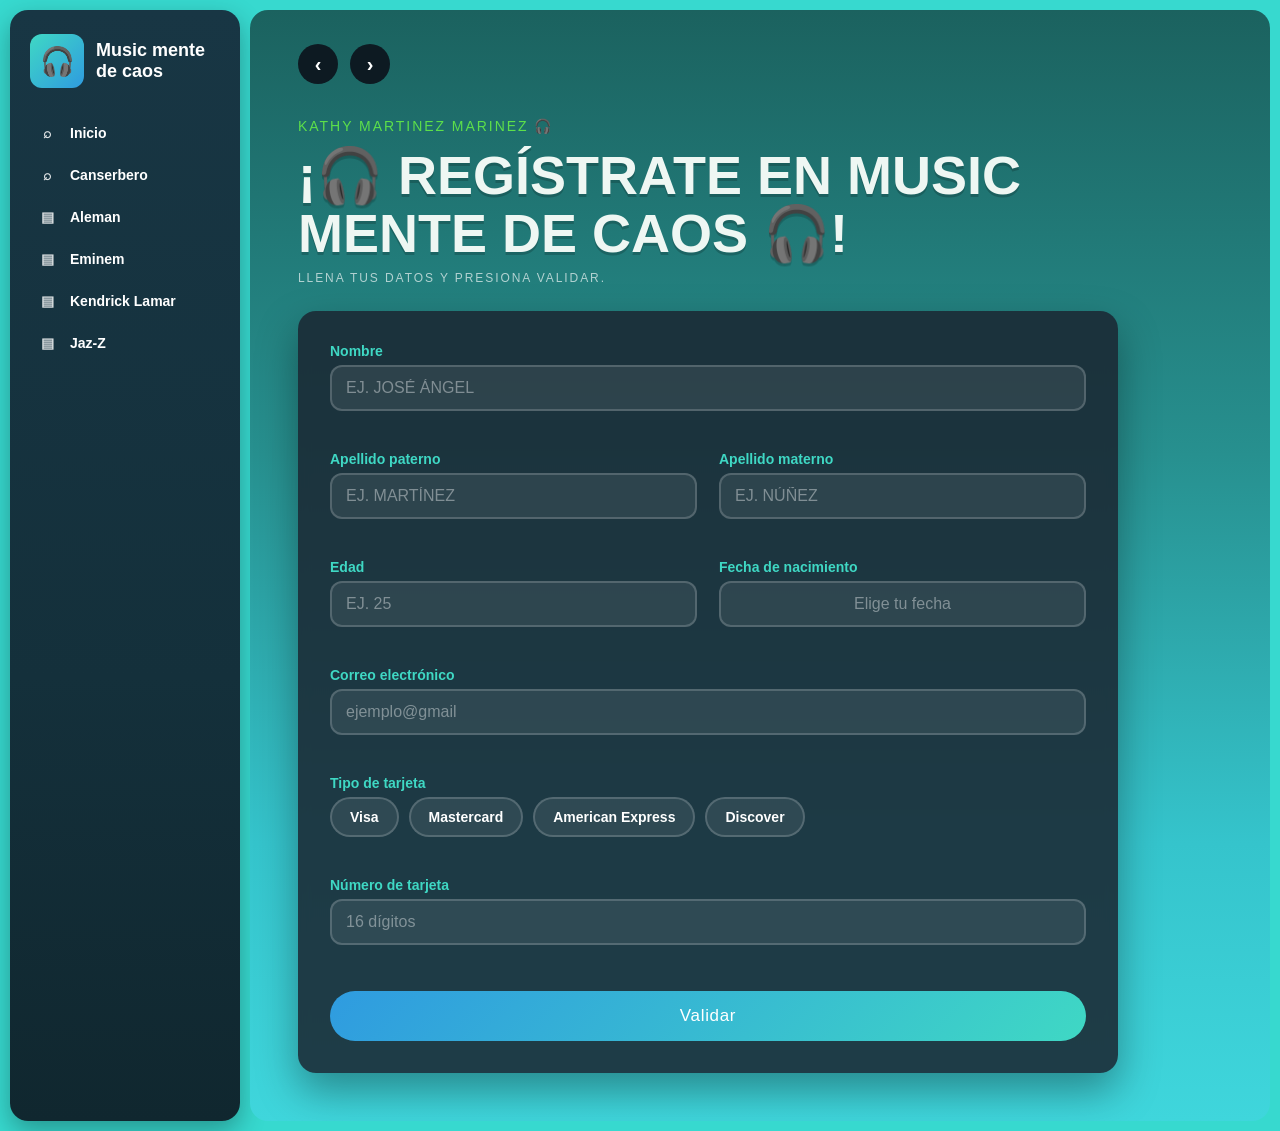
<file: formulario12.html>
<!DOCTYPE html>
<html lang="es">
<head>
<meta charset="UTF-8">
<meta name="viewport" content="width=device-width, initial-scale=1">
<title>Formulario - Music mente de caos</title>
<style>
  :root{
    --slate:#2a3a4b;
    --slate-dark:#1b2733;
    --aqua:#3fd8c4;
    --sky:#2f9be0;
    --lime:#5de04a;
    --cream:#fff7d6;
    --ok:#1fb86a;
    --bad:#e5383b;
    --text:#ffffff;
    --heading: "Arial Black","Segoe UI Black","Segoe UI",Arial,sans-serif;
    --body: "Segoe UI",Roboto,Arial,sans-serif;
  }
  *{box-sizing:border-box;margin:0}
  html,body{min-height:100%}
  body{
    font-family:var(--body);
    color:var(--text);
    background:#37d9cf;
    display:flex;
    min-height:100vh;
    padding:10px;
    gap:10px;
  }

  /* ---------- Barra lateral ---------- */
  .side{
    width:230px;flex-shrink:0;
    background:linear-gradient(180deg,#183644 0%,#14303b 60%,#10272f 100%);
    border-radius:18px;padding:24px 16px;
    display:flex;flex-direction:column;gap:26px;
    box-shadow:0 10px 26px rgba(0,0,0,.3);
  }
  .brand{display:flex;align-items:center;gap:12px;padding:0 4px}
  .brand .logo{
    width:54px;height:54px;border-radius:12px;flex-shrink:0;
    background:linear-gradient(135deg,var(--aqua),var(--sky));
    display:grid;place-items:center;font-size:28px;
  }
  .brand h2{font-family:var(--heading);font-size:18px;line-height:1.15;color:#fff}
  .side-title{font-family:var(--heading);font-size:19px;padding:0 6px;display:flex;gap:10px;align-items:center}
  .side nav{display:flex;flex-direction:column;gap:4px}
  .side nav a{
    display:flex;align-items:center;gap:14px;
    color:var(--text);text-decoration:none;font-weight:700;font-size:14px;
    padding:11px 12px;border-radius:10px;transition:background .2s,color .2s;
  }
  .side nav a .ico{width:18px;text-align:center;font-size:14px;opacity:.85}
  .side nav a:hover,.side nav a:focus-visible{background:rgba(0,0,0,.35);outline:none}

  /* ---------- Zona principal ---------- */
  .main{
    flex:1;
    border-radius:18px;
    padding:34px clamp(16px,4vw,48px) 48px;
    background:linear-gradient(180deg,#1b625f 0%,#27908f 40%,#35c4cc 75%,#3fd6dc 100%);
    overflow:hidden;
  }
  .navbtns{display:flex;gap:12px;margin-bottom:34px}
  .navbtns button{
    width:40px;height:40px;padding:0;border-radius:50%;
    background:#0d1a22;color:#fff;font-family:var(--body);font-size:20px;font-weight:700;letter-spacing:0;
    display:grid;place-items:center;
  }
  .byline{
    color:var(--lime);font-family:var(--heading);font-size:14px;letter-spacing:.14em;
    margin-bottom:12px;
  }
  .title{
    font-family:var(--heading);
    font-size:clamp(28px,5vw,54px);
    line-height:1.08;
    color:#eef7f3;
    text-shadow:0 3px 0 rgba(0,0,0,.18);
    margin-bottom:8px;
  }
  .subtitle{font-family:var(--heading);font-size:12px;letter-spacing:.16em;text-transform:uppercase;color:rgba(255,255,255,.65);margin-bottom:26px}

  /* ---------- Formulario ---------- */
  form{
    background:rgba(27,39,51,.88);
    backdrop-filter:blur(6px);
    border-radius:18px;
    padding:clamp(18px,3vw,32px);
    max-width:820px;
    display:grid;
    grid-template-columns:repeat(2,1fr);
    gap:18px 22px;
    box-shadow:0 18px 40px rgba(0,0,0,.35);
  }
  .field{display:flex;flex-direction:column;gap:6px}
  .field.full{grid-column:1/-1}
  label{font-weight:700;font-size:14px;color:var(--aqua)}
  input{
    font:inherit;color:var(--text);
    background:rgba(255,255,255,.08);
    border:2px solid rgba(255,255,255,.18);
    border-radius:12px;
    padding:12px 14px;
    outline:none;
    transition:border-color .2s, background .2s, box-shadow .2s;
    width:100%;
  }
  input::placeholder{color:rgba(255,255,255,.4)}
  input:focus{
    border-color:var(--aqua);
    background:rgba(255,255,255,.13);
    box-shadow:0 0 0 4px rgba(63,216,196,.22);
  }
  input[type="date"]{color-scheme:dark}
  .field.invalid input{border-color:var(--bad);box-shadow:0 0 0 4px rgba(229,56,59,.2)}
  .field.valid input{border-color:var(--ok)}
  .msg{font-size:13px;min-height:16px;color:#ff8a8c;font-weight:600}
  .hint{color:#ffd166}

  /* ---------- Selector de fecha (ruedas) ---------- */
  .field{position:relative}
  .date-btn{
    font-family:var(--body);font-size:16px;letter-spacing:0;font-weight:400;
    color:var(--text);text-align:center;width:100%;
    background:rgba(255,255,255,.08);
    border:2px solid rgba(255,255,255,.18);
    border-radius:12px;padding:12px 14px;
    transition:border-color .2s, background .2s, box-shadow .2s;
  }
  .date-btn:hover{filter:none;transform:none;background:rgba(255,255,255,.13)}
  .date-btn:active{transform:none}
  .date-btn:focus-visible,.date-btn[aria-expanded="true"]{
    outline:none;border-color:var(--aqua);box-shadow:0 0 0 4px rgba(63,216,196,.22);
  }
  .date-btn .ph{color:rgba(255,255,255,.4)}
  .field.invalid .date-btn{border-color:var(--bad);box-shadow:0 0 0 4px rgba(229,56,59,.2)}
  .field.valid .date-btn{border-color:var(--ok)}

  .picker{
    position:absolute;z-index:30;left:0;top:calc(100% + 10px);
    width:100%;min-width:290px;max-width:360px;
    background:#2e3133;color:#e8e8e0;
    border-radius:18px;box-shadow:0 18px 40px rgba(0,0,0,.5);
    overflow:hidden;
  }
  .picker[hidden]{display:none}
  .pk-head{padding:18px 20px 6px;font-size:19px;font-weight:600}
  .wheels{
    position:relative;display:grid;grid-template-columns:.8fr 1.4fr 1fr;
    height:220px;margin:6px 12px;
  }
  .wheels::before{
    content:"";position:absolute;left:0;right:0;top:50%;height:44px;margin-top:-22px;
    background:rgba(255,255,255,.12);border-radius:10px;pointer-events:none;
  }
  .wheel{
    height:220px;overflow-y:scroll;scroll-snap-type:y mandatory;
    padding:88px 0;scrollbar-width:none;position:relative;
    -webkit-mask-image:linear-gradient(transparent,#000 30%,#000 70%,transparent);
            mask-image:linear-gradient(transparent,#000 30%,#000 70%,transparent);
  }
  .wheel::-webkit-scrollbar{display:none}
  .wheel{overscroll-behavior:contain;touch-action:pan-y;cursor:grab}
  .wheel:focus-visible{outline:2px solid var(--aqua);outline-offset:-2px;border-radius:10px}
  .wheel-item{
    height:44px;line-height:44px;text-align:center;scroll-snap-align:center;
    font-size:19px;color:rgba(232,232,224,.55);cursor:pointer;user-select:none;
  }
  .wheel-item.on{color:#fff;font-size:22px}
  .arrows{display:grid;grid-template-columns:.8fr 1.4fr 1fr;margin:0 12px}
  .arrows:first-of-type{margin-top:6px}
  .arrow{
    font-family:var(--body);letter-spacing:0;font-size:16px;line-height:1;font-weight:400;
    background:none;border:0;border-radius:10px;color:#d9d9d4;padding:10px 0;
    touch-action:manipulation;user-select:none;
  }
  .arrow:hover{filter:none;transform:none;background:rgba(255,255,255,.1);color:#fff}
  .arrow:active{transform:none;background:rgba(63,216,196,.3)}
  .pk-foot{display:flex;justify-content:space-between;border-top:1px solid rgba(255,255,255,.12);margin-top:8px}
  .pk-link{
    font-family:var(--body);font-size:18px;letter-spacing:0;font-weight:500;
    background:none;border:0;border-radius:0;color:#d9d9d4;padding:14px 20px;
  }
  .pk-link:hover{filter:none;transform:none;background:rgba(255,255,255,.06)}
  .pk-link:active{transform:none}
  .pk-link.listo{color:#fff;font-weight:700}

  /* ---------- Opciones de tarjeta ---------- */
  .choices{display:flex;flex-wrap:wrap;gap:10px}
  .choices input{position:absolute;opacity:0;width:1px;height:1px;padding:0;border:0;pointer-events:none}
  .pill{
    display:inline-flex;align-items:center;gap:8px;cursor:pointer;
    padding:10px 18px;border-radius:999px;font-weight:700;font-size:14px;color:var(--text);
    background:rgba(255,255,255,.08);border:2px solid rgba(255,255,255,.18);
    transition:background .2s,border-color .2s,transform .15s;
  }
  .pill:hover{background:rgba(255,255,255,.14)}
  .choices input:checked + .pill{
    background:linear-gradient(135deg,var(--sky),var(--aqua));
    border-color:var(--cream);
    transform:translateY(-1px);
  }
  .choices input:focus-visible + .pill{outline:3px solid var(--cream);outline-offset:2px}
  .field.invalid .pill{border-color:var(--bad)}

  /* ---------- Botón ---------- */
  .actions{grid-column:1/-1;display:flex;flex-direction:column;gap:14px;margin-top:6px}
  button{
    font-family:var(--heading);font-size:17px;letter-spacing:.04em;
    color:#fff;border:0;border-radius:999px;padding:15px 20px;cursor:pointer;
    background:linear-gradient(135deg,var(--sky),var(--aqua));
    transition:transform .15s, filter .2s, background .25s;
  }
  button:hover{filter:brightness(1.08);transform:translateY(-1px)}
  button:active{transform:translateY(1px)}
  button:focus-visible{outline:3px solid var(--cream);outline-offset:3px}
  button.error{background:var(--bad);animation:shake .4s}
  button.success{background:var(--ok)}
  @keyframes shake{
    20%{transform:translateX(-7px)} 40%{transform:translateX(7px)}
    60%{transform:translateX(-5px)} 80%{transform:translateX(5px)}
  }
  .result{
    display:none;text-align:center;font-weight:800;font-size:18px;
    background:rgba(31,184,106,.18);border:2px solid var(--ok);
    color:#aef5cf;border-radius:14px;padding:14px;
  }
  .result.show{display:block}

  @media (max-width:820px){
    body{flex-direction:column}
    .side{width:100%;padding:16px;gap:14px}
    .side-title{display:none}
    .side nav{flex-direction:row;overflow-x:auto;scrollbar-width:none}
    .side nav::-webkit-scrollbar{display:none}
    .side nav a{white-space:nowrap;flex-shrink:0;padding:10px 14px}
  }
  @media (max-width:600px){
    form{grid-template-columns:1fr}
  }
  @media (prefers-reduced-motion:reduce){
    button.error{animation:none}
  }
</style>
</head>
<body>

<aside class="side">
  <div class="brand">
    <div class="logo">🎧</div>
    <h2>Music mente de caos</h2>
  </div>
  <nav aria-label="Menú principal">
    <a href="index.html"><span class="ico">⌕</span>Inicio</a>
    <a href="Canserbero.html"><span class="ico">⌕</span>Canserbero</a>
    <a href="Aleman.html"><span class="ico">▤</span>Aleman</a>
    <a href="Eminem.html"><span class="ico">▤</span>Eminem</a>
    <a href="Kendrick Lamar.html"><span class="ico">▤</span>Kendrick Lamar</a>
    <a href="Jaz-Z.html"><span class="ico">▤</span>Jaz-Z</a>
  </nav>
</aside>

<main class="main">
  <div class="navbtns">
    <button type="button" onclick="history.back()" aria-label="Regresar">‹</button>
    <button type="button" onclick="history.forward()" aria-label="Adelante">›</button>
  </div>

  <p class="byline">KATHY MARTINEZ MARINEZ 🎧</p>
  <h1 class="title">¡🎧 REGÍSTRATE EN MUSIC MENTE DE CAOS 🎧!</h1>
  <p class="subtitle">Llena tus datos y presiona Validar.</p>

  <form id="formulario" novalidate autocomplete="off">

    <div class="field full" data-campo="nombre">
      <label for="nombre">Nombre</label>
      <input id="nombre" type="text" maxlength="100" placeholder="EJ. JOSÉ ÁNGEL" data-tipo="letras">
      <span class="msg"></span>
    </div>

    <div class="field" data-campo="paterno">
      <label for="paterno">Apellido paterno</label>
      <input id="paterno" type="text" maxlength="100" placeholder="EJ. MARTÍNEZ" data-tipo="letras">
      <span class="msg"></span>
    </div>

    <div class="field" data-campo="materno">
      <label for="materno">Apellido materno</label>
      <input id="materno" type="text" maxlength="100" placeholder="EJ. NÚÑEZ" data-tipo="letras">
      <span class="msg"></span>
    </div>

    <div class="field" data-campo="edad">
      <label for="edad">Edad</label>
      <input id="edad" type="text" inputmode="numeric" maxlength="3" placeholder="EJ. 25" data-tipo="edad">
      <span class="msg"></span>
    </div>

    <div class="field" data-campo="nacimiento">
      <label for="nacimiento">Fecha de nacimiento</label>
      <input id="nacimiento" type="hidden">
      <button type="button" class="date-btn" id="nacBtn" aria-haspopup="dialog" aria-expanded="false">
        <span id="nacTexto" class="ph">Elige tu fecha</span>
      </button>
      <div class="picker" id="picker" role="dialog" aria-label="Elegir fecha de nacimiento" hidden>
        <div class="pk-head" id="pkHead"></div>
        <div class="arrows">
          <button type="button" class="arrow" data-w="d" data-dir="-1" aria-label="Subir día">▲</button>
          <button type="button" class="arrow" data-w="m" data-dir="-1" aria-label="Subir mes">▲</button>
          <button type="button" class="arrow" data-w="y" data-dir="-1" aria-label="Subir año">▲</button>
        </div>
        <div class="wheels">
          <div class="wheel" id="wDia" aria-label="Día"></div>
          <div class="wheel" id="wMes" aria-label="Mes"></div>
          <div class="wheel" id="wAnio" aria-label="Año"></div>
        </div>
        <div class="arrows">
          <button type="button" class="arrow" data-w="d" data-dir="1" aria-label="Bajar día">▼</button>
          <button type="button" class="arrow" data-w="m" data-dir="1" aria-label="Bajar mes">▼</button>
          <button type="button" class="arrow" data-w="y" data-dir="1" aria-label="Bajar año">▼</button>
        </div>
        <div class="pk-foot">
          <button type="button" class="pk-link" id="pkReset">Restablecer</button>
          <button type="button" class="pk-link listo" id="pkOk">Listo</button>
        </div>
      </div>
      <span class="msg"></span>
    </div>

    <div class="field full" data-campo="email">
      <label for="email">Correo electrónico</label>
      <input id="email" type="text" inputmode="email" maxlength="100" placeholder="ejemplo@gmail">
      <span class="msg"></span>
    </div>

    <div class="field full" data-campo="marca">
      <label>Tipo de tarjeta</label>
      <div class="choices">
        <input type="radio" name="marca" id="marca" value="visa"><label class="pill" for="marca">Visa</label>
        <input type="radio" name="marca" id="marcaMc" value="mastercard"><label class="pill" for="marcaMc">Mastercard</label>
        <input type="radio" name="marca" id="marcaAmex" value="amex"><label class="pill" for="marcaAmex">American Express</label>
        <input type="radio" name="marca" id="marcaDisc" value="discover"><label class="pill" for="marcaDisc">Discover</label>
      </div>
      <span class="msg"></span>
    </div>

    <div class="field full" data-campo="numTarjeta">
      <label for="numTarjeta">Número de tarjeta</label>
      <input id="numTarjeta" type="text" inputmode="numeric" maxlength="16" placeholder="16 dígitos" data-tipo="tarjeta">
      <span class="msg"></span>
    </div>

    <div class="actions">
      <button type="button" id="btnValidar">Validar</button>
      <div class="result" id="resultado" role="status" aria-live="polite">✅GRACIAS POR SUSCRIBIRTE A MUSIC MENTE DE CAOS DISFRUTA DE LA BUENA MUSICA </div>
    </div>
  </form>
</main>

<script>
  const btn = document.getElementById('btnValidar');
  const resultado = document.getElementById('resultado');

  // Reglas de limpieza mientras se escribe
  const limpiar = {
    // Letras (con acentos, ñ y ü) y espacios; todo en mayúsculas; máx. 100
    letras: v => v.toUpperCase().replace(/[^A-ZÁÉÍÓÚÜÑ ]/g, '').slice(0, 100),
    // Solo números, máx. 3
    edad: v => v.replace(/\D/g, '').slice(0, 3),
    // Solo números, máx. 16 (American Express: 15)
    tarjeta: v => v.replace(/\D/g, '').slice(0, maxTarjeta())
  };

  function maxTarjeta() {
    const m = document.querySelector('input[name="marca"]:checked');
    return m && m.value === 'amex' ? 15 : 16;
  }

  // Al elegir tipo o marca
  document.querySelectorAll('input[type="radio"]').forEach(r => {
    r.addEventListener('change', () => {
      mostrar(r, '');
      if (r.name === 'marca') {
        const num = document.getElementById('numTarjeta');
        const max = maxTarjeta();
        num.maxLength = max;
        num.placeholder = max + ' dígitos';
        num.value = num.value.slice(0, max);
      }
      reiniciarBoton();
    });
  });

  const avisos = {
    letras: 'Solo letras y espacios (sin números ni símbolos).',
    edad: 'Solo números.',
    tarjeta: 'Solo números.'
  };

  function mostrar(campo, texto, tipo) {
    const cont = campo.closest('.field');
    const msg = cont.querySelector('.msg');
    cont.classList.remove('invalid', 'valid');
    msg.classList.remove('hint');
    if (tipo === 'error') cont.classList.add('invalid');
    if (tipo === 'ok') cont.classList.add('valid');
    if (tipo === 'hint') msg.classList.add('hint');
    msg.textContent = texto || '';
  }

  // Limpieza en vivo
  document.querySelectorAll('input[data-tipo]').forEach(inp => {
    inp.addEventListener('input', () => {
      const tipo = inp.dataset.tipo;
      const antes = inp.value;
      const pos = inp.selectionStart;
      const despues = limpiar[tipo](antes);
      if (antes !== despues) {
        inp.value = despues;
        const nuevaPos = Math.max(0, pos - (antes.length - despues.length));
        inp.setSelectionRange(nuevaPos, nuevaPos);
        // Aviso solo si se quitó algo que no sea cambio de minúscula a mayúscula
        const soloMayus = antes.toUpperCase() === despues && tipo === 'letras';
        if (!soloMayus) mostrar(inp, avisos[tipo], 'hint');
        else mostrar(inp, '');
      } else {
        mostrar(inp, '');
      }
      reiniciarBoton();
    });
  });

  ['email'].forEach(id => {
    document.getElementById(id).addEventListener('input', () => {
      mostrar(document.getElementById(id), '');
      reiniciarBoton();
    });
  });

  function reiniciarBoton() {
    btn.className = '';
    btn.textContent = 'Validar';
    resultado.classList.remove('show');
  }

  // Validaciones
  const reNombre = /^[A-ZÁÉÍÓÚÜÑ ]+$/;
  const reEmail = /^[A-Za-z0-9ñÑ._%+\-]+@[A-Za-z0-9ñÑ\-]+(\.[A-Za-z0-9ñÑ\-]+)*$/;

  function validarNombre(id, etiqueta) {
    const el = document.getElementById(id);
    const v = el.value.trim();
    if (!v) return `${etiqueta} es obligatorio.`;
    if (v.length > 100) return 'Máximo 100 letras.';
    if (!reNombre.test(v)) return 'Solo letras y espacios.';
    return '';
  }

  function validarTodo() {
    const errores = {};

    ['nombre|Nombre', 'paterno|Apellido paterno', 'materno|Apellido materno']
      .forEach(par => {
        const [id, et] = par.split('|');
        const e = validarNombre(id, et);
        if (e) errores[id] = e;
      });

    const edad = document.getElementById('edad').value;
    if (!edad) errores.edad = 'La edad es obligatoria.';
    else if (!/^\d{1,3}$/.test(edad) || Number(edad) < 1) errores.edad = 'Escribe una edad válida (1 a 3 números).';

    const nac = document.getElementById('nacimiento').value;
    if (!nac) errores.nacimiento = 'Elige tu fecha de nacimiento.';
    else {
      const f = new Date(nac + 'T00:00:00');
      const hoy = new Date(); hoy.setHours(0, 0, 0, 0);
      if (isNaN(f) || f > hoy) errores.nacimiento = 'La fecha no puede ser futura.';
      else if (f.getFullYear() < 1900) errores.nacimiento = 'Fecha demasiado antigua.';
    }

    const email = document.getElementById('email').value.trim();
    if (!email) errores.email = 'El correo es obligatorio.';
    else if (email.length > 100) errores.email = 'Máximo 100 caracteres.';
    else if (!reEmail.test(email)) errores.email = 'Correo no válido. Ej: nombre@gmail';

    if (!document.querySelector('input[name="marca"]:checked')) errores.marca = 'Elige el tipo de tu tarjeta.';

    const tarjeta = document.getElementById('numTarjeta').value;
    const largo = maxTarjeta();
    if (!tarjeta) errores.numTarjeta = 'El número de tarjeta es obligatorio.';
    else if (tarjeta.length !== largo || !/^\d+$/.test(tarjeta)) errores.numTarjeta = `Deben ser ${largo} dígitos.`;

    return errores;
  }

  btn.addEventListener('click', () => {
    const errores = validarTodo();
    const ids = ['nombre', 'paterno', 'materno', 'edad', 'nacimiento', 'email', 'marca', 'numTarjeta'];

    ids.forEach(id => {
      const el = document.getElementById(id);
      if (errores[id]) mostrar(el, errores[id], 'error');
      else mostrar(el, '', 'ok');
    });

    btn.className = '';
    void btn.offsetWidth; // reinicia la animación

    if (Object.keys(errores).length) {
      btn.classList.add('error');
      btn.textContent = 'Error';
      resultado.classList.remove('show');
      const primero = ids.find(id => errores[id]);
      (primero === 'nacimiento' ? document.getElementById('nacBtn') : document.getElementById(primero)).focus();
    } else {
      btn.classList.add('success');
      btn.textContent = 'Validar';
      resultado.classList.add('show');
    }
  });

  // ---------- Selector de fecha con ruedas ----------
  (function () {
    const ITEM = 44;
    const MESES = ['Enero','Febrero','Marzo','Abril','Mayo','Junio','Julio','Agosto','Septiembre','Octubre','Noviembre','Diciembre'];
    const CORTO = ['ene','feb','mar','abr','may','jun','jul','ago','sep','oct','nov','dic'];
    const hidden = document.getElementById('nacimiento');
    const btn = document.getElementById('nacBtn');
    const texto = document.getElementById('nacTexto');
    const picker = document.getElementById('picker');
    const head = document.getElementById('pkHead');
    const wDia = document.getElementById('wDia');
    const wMes = document.getElementById('wMes');
    const wAnio = document.getElementById('wAnio');
    const hoy = new Date();
    const anioMax = hoy.getFullYear();
    const anios = [];
    for (let y = anioMax; y >= 1900; y--) anios.push(y);   // más reciente arriba
    let sel = { d: hoy.getDate(), m: hoy.getMonth(), y: Math.min(2000, anioMax) };
    let diasMostrados = 0;

    const diasDelMes = (y, m) => new Date(y, m + 1, 0).getDate();

    function marcar(wheel, idx) {
      [...wheel.children].forEach((c, i) => c.classList.toggle('on', i === idx));
    }

    function llenar(wheel, items, idx) {
      wheel.innerHTML = '';
      items.forEach((t, i) => {
        const it = document.createElement('div');
        it.className = 'wheel-item';
        it.textContent = t;
        it.addEventListener('click', () => wheel.scrollTo({ top: i * ITEM, behavior: 'smooth' }));
        wheel.appendChild(it);
      });
      wheel.scrollTop = idx * ITEM;
      marcar(wheel, idx);
    }

    function llenarDias() {
      const n = diasDelMes(sel.y, sel.m);
      if (sel.d > n) sel.d = n;
      if (n !== diasMostrados) {
        diasMostrados = n;
        llenar(wDia, Array.from({ length: n }, (_, i) => String(i + 1)), sel.d - 1);
      }
    }

    function actualizarCabecera() {
      head.textContent = MESES[sel.m] + ' de ' + sel.y;
    }

    function alScroll(wheel, tipo) {
      let t;
      wheel.addEventListener('scroll', () => {
        clearTimeout(t);
        t = setTimeout(() => {
          const max = wheel.children.length - 1;
          const idx = Math.max(0, Math.min(max, Math.round(wheel.scrollTop / ITEM)));
          marcar(wheel, idx);
          if (tipo === 'd') sel.d = idx + 1;
          if (tipo === 'm') sel.m = idx;
          if (tipo === 'y') sel.y = anios[idx];
          if (tipo !== 'd') llenarDias();
          actualizarCabecera();
        }, 25);
      });
    }
    alScroll(wDia, 'd'); alScroll(wMes, 'm'); alScroll(wAnio, 'y');

    // Mover con rueda del mouse, arrastrando con el mouse o con las flechas del teclado
    function habilitarMovimiento(wheel) {
      const irA = idx => {
        const max = wheel.children.length - 1;
        wheel.scrollTo({ top: Math.max(0, Math.min(max, idx)) * ITEM, behavior: 'smooth' });
      };
      const actual = () => Math.round(wheel.scrollTop / ITEM);

      // Rueda del mouse / touchpad: un paso por giro
      let ultimo = 0;
      wheel.addEventListener('wheel', e => {
        e.preventDefault();
        const ahora = Date.now();
        if (ahora - ultimo < 90 || !e.deltaY) return;
        ultimo = ahora;
        irA(actual() + Math.sign(e.deltaY));
      }, { passive: false });

      // Arrastrar con el mouse
      let y0 = 0, top0 = 0, abajo = false, arrastrando = false;
      wheel.addEventListener('pointerdown', e => {
        if (e.pointerType !== 'mouse') return;
        abajo = true; arrastrando = false; y0 = e.clientY; top0 = wheel.scrollTop;
      });
      wheel.addEventListener('pointermove', e => {
        if (!abajo) return;
        const dy = e.clientY - y0;
        if (!arrastrando && Math.abs(dy) > 4) {
          arrastrando = true;
          wheel.setPointerCapture(e.pointerId);
          wheel.style.scrollSnapType = 'none';
        }
        if (arrastrando) wheel.scrollTop = top0 - dy;
      });
      const soltar = () => {
        if (!abajo) return;
        abajo = false;
        if (arrastrando) {
          arrastrando = false;
          wheel.style.scrollSnapType = '';
          irA(actual());
        }
      };
      wheel.addEventListener('pointerup', soltar);
      wheel.addEventListener('pointercancel', soltar);

      // Flechas del teclado
      wheel.tabIndex = 0;
      wheel.addEventListener('keydown', e => {
        if (e.key === 'ArrowDown') { e.preventDefault(); irA(actual() + 1); }
        if (e.key === 'ArrowUp') { e.preventDefault(); irA(actual() - 1); }
      });
    }
    [wDia, wMes, wAnio].forEach(habilitarMovimiento);

    // Flechitas: un toque = un paso; mantener presionado = avanza rápido
    const mapa = { d: wDia, m: wMes, y: wAnio };
    document.querySelectorAll('.arrow').forEach(b => {
      const w = mapa[b.dataset.w];
      const dir = Number(b.dataset.dir);
      let t1, t2, n = 0;
      const paso = () => {
        n++;
        const k = n > 14 ? 3 : 1;              // después de un rato, avanza más rápido
        const max = w.children.length - 1;
        const idx = Math.max(0, Math.min(max, Math.round(w.scrollTop / ITEM) + dir * k));
        w.scrollTo({ top: idx * ITEM, behavior: 'auto' });
      };
      const parar = () => { clearTimeout(t1); clearInterval(t2); };
      b.addEventListener('pointerdown', e => {
        e.preventDefault();
        n = 0; paso();
        t1 = setTimeout(() => { t2 = setInterval(paso, 55); }, 300);
      });
      ['pointerup', 'pointerleave', 'pointercancel'].forEach(ev => b.addEventListener(ev, parar));
      b.addEventListener('click', e => { if (e.detail === 0) { n = 0; paso(); } }); // teclado
    });

    function abrir() {
      if (hidden.value) {
        const [y, m, d] = hidden.value.split('-').map(Number);
        sel = { d, m: m - 1, y };
      } else {
        sel = { d: hoy.getDate(), m: hoy.getMonth(), y: Math.min(2000, anioMax) };
      }
      picker.hidden = false;
      btn.setAttribute('aria-expanded', 'true');
      diasMostrados = 0;
      llenar(wMes, MESES, sel.m);
      llenar(wAnio, anios.map(String), anios.indexOf(sel.y));
      llenarDias();
      actualizarCabecera();
    }

    function cerrar() {
      picker.hidden = true;
      btn.setAttribute('aria-expanded', 'false');
    }

    btn.addEventListener('click', () => (picker.hidden ? abrir() : cerrar()));

    document.getElementById('pkOk').addEventListener('click', () => {
      const mm = String(sel.m + 1).padStart(2, '0');
      const dd = String(sel.d).padStart(2, '0');
      hidden.value = `${sel.y}-${mm}-${dd}`;
      texto.textContent = `${sel.d} ${CORTO[sel.m]} ${sel.y}`;
      texto.classList.remove('ph');
      mostrar(hidden, '');
      reiniciarBoton();
      cerrar();
    });

    document.getElementById('pkReset').addEventListener('click', () => {
      hidden.value = '';
      texto.textContent = 'Elige tu fecha';
      texto.classList.add('ph');
      mostrar(hidden, '');
      reiniciarBoton();
      cerrar();
    });

    document.addEventListener('click', e => {
      if (!picker.hidden && !picker.contains(e.target) && !btn.contains(e.target)) cerrar();
    });
    document.addEventListener('keydown', e => {
      if (e.key === 'Escape' && !picker.hidden) { cerrar(); btn.focus(); }
    });
  })();
</script>
</body>
</html>
</file>
